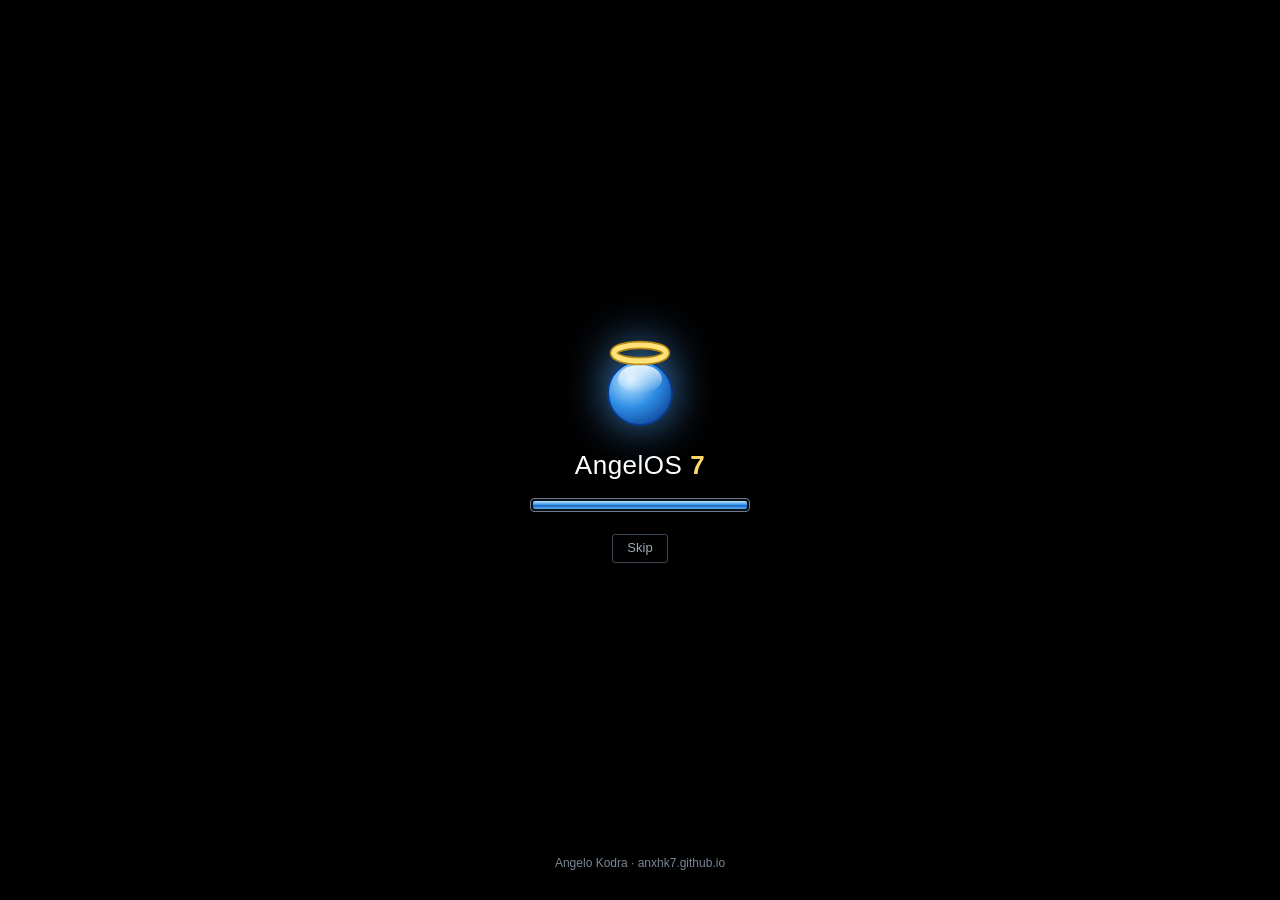
<file: index.html>
<!DOCTYPE html>
<html lang="en">
<head>
  <meta charset="UTF-8" />
  <meta name="viewport" content="width=device-width, initial-scale=1" />
  <meta name="description" content="Angelo Kodra, Associate Software Engineer at Teladoc Health. Backend engineering with Ruby on Rails, MySQL, Kafka, Docker, and Jenkins." />
  <title>Angelo Kodra | AngelOS</title>
  <noscript><meta http-equiv="refresh" content="0; url=classic.html" /></noscript>
  <link rel="icon" href="data:image/svg+xml,%3Csvg xmlns='http://www.w3.org/2000/svg' viewBox='0 0 48 48'%3E%3Ccircle cx='24' cy='28' r='16' fill='%232f8fe6' stroke='%230a3a8c' stroke-width='2'/%3E%3Cellipse cx='24' cy='21' rx='10' ry='6' fill='%23fff' opacity='.55'/%3E%3Cellipse cx='24' cy='8' rx='13' ry='4' fill='none' stroke='%23f2c230' stroke-width='4'/%3E%3C/svg%3E" />
  <link rel="stylesheet" href="os/os.css" />
</head>
<body data-stage="boot">
  <h1 class="sr-only">Angelo Kodra, Software Engineer</h1>
  <noscript><p class="nojs"><a href="classic.html">Open the classic version of this site.</a></p></noscript>

  <svg width="0" height="0" style="position:absolute" aria-hidden="true" focusable="false">
    <defs>
      <linearGradient id="g-fold" x1="0" y1="0" x2="0" y2="1"><stop offset="0" stop-color="#fff0b0"/><stop offset="1" stop-color="#f2b632"/></linearGradient>
      <linearGradient id="g-foldb" x1="0" y1="0" x2="0" y2="1"><stop offset="0" stop-color="#e9b033"/><stop offset="1" stop-color="#c88a12"/></linearGradient>
      <linearGradient id="g-page" x1="0" y1="0" x2="0" y2="1"><stop offset="0" stop-color="#ffffff"/><stop offset="1" stop-color="#dbe5f1"/></linearGradient>
      <linearGradient id="g-blue" x1="0" y1="0" x2="0" y2="1"><stop offset="0" stop-color="#86ccff"/><stop offset="1" stop-color="#1560bd"/></linearGradient>
      <linearGradient id="g-dark" x1="0" y1="0" x2="0" y2="1"><stop offset="0" stop-color="#454e5e"/><stop offset="1" stop-color="#0d1117"/></linearGradient>
      <linearGradient id="g-steel" x1="0" y1="0" x2="0" y2="1"><stop offset="0" stop-color="#f6f8fa"/><stop offset="1" stop-color="#97a5b4"/></linearGradient>
      <linearGradient id="g-green" x1="0" y1="0" x2="0" y2="1"><stop offset="0" stop-color="#b9f08c"/><stop offset="1" stop-color="#3a9a1e"/></linearGradient>
      <linearGradient id="g-gloss" x1="0" y1="0" x2="0" y2="1"><stop offset="0" stop-color="#fff" stop-opacity=".85"/><stop offset="1" stop-color="#fff" stop-opacity="0"/></linearGradient>
      <radialGradient id="g-orb" cx=".35" cy=".3" r=".85"><stop offset="0" stop-color="#c9ecff"/><stop offset=".5" stop-color="#2f8fe6"/><stop offset="1" stop-color="#0a3a8c"/></radialGradient>
    </defs>
    <symbol id="i-folder" viewBox="0 0 48 48">
      <path d="M4 12a3 3 0 0 1 3-3h11l4 5h19a3 3 0 0 1 3 3v21a3 3 0 0 1-3 3H7a3 3 0 0 1-3-3z" fill="url(#g-foldb)" stroke="#a36f08"/>
      <path d="M4 20a3 3 0 0 1 3-3h34a3 3 0 0 1 3 3v18a3 3 0 0 1-3 3H7a3 3 0 0 1-3-3z" fill="url(#g-fold)" stroke="#b8830d"/>
      <path d="M6 20a1.5 1.5 0 0 1 1.5-1.500h33A1.5 1.5 0 0 1 42 20v6c-12 3-24 3-36 0z" fill="#fff" opacity=".4"/>
    </symbol>
    <symbol id="i-txt" viewBox="0 0 48 48">
      <path d="M10 4h20l8 8v30a2 2 0 0 1-2 2H10a2 2 0 0 1-2-2V6a2 2 0 0 1 2-2z" fill="url(#g-page)" stroke="#7d8ea3"/>
      <path d="M30 4v8h8z" fill="#c5d2e0" stroke="#7d8ea3" stroke-linejoin="round"/>
      <path d="M14 20h20M14 26h20M14 32h13" stroke="#6f86a3" stroke-width="2" stroke-linecap="round"/>
    </symbol>
    <symbol id="i-img" viewBox="0 0 48 48">
      <path d="M10 4h20l8 8v30a2 2 0 0 1-2 2H10a2 2 0 0 1-2-2V6a2 2 0 0 1 2-2z" fill="url(#g-page)" stroke="#7d8ea3"/>
      <path d="M30 4v8h8z" fill="#c5d2e0" stroke="#7d8ea3" stroke-linejoin="round"/>
      <rect x="13" y="19" width="22" height="18" fill="url(#g-blue)" stroke="#1560bd"/>
      <circle cx="29" cy="24" r="2.5" fill="#ffe066"/>
      <path d="M13 37l8-9 6 6 3-3 5 6z" fill="url(#g-green)"/>
    </symbol>
    <symbol id="i-url" viewBox="0 0 48 48">
      <circle cx="24" cy="24" r="19" fill="url(#g-orb)" stroke="#0a3a8c"/>
      <g fill="none" stroke="#fff" stroke-opacity=".65" stroke-width="1.5"><ellipse cx="24" cy="24" rx="8" ry="19"/><path d="M5 24h38M8 14h32M8 34h32"/></g>
      <ellipse cx="24" cy="14" rx="13" ry="8" fill="url(#g-gloss)" opacity=".7"/>
    </symbol>
    <symbol id="i-term" viewBox="0 0 48 48">
      <rect x="4" y="8" width="40" height="32" rx="4" fill="url(#g-dark)" stroke="#000"/>
      <path d="M5 12a3 3 0 0 1 3-3h32a3 3 0 0 1 3 3v8c-13 3-25 3-38 0z" fill="#fff" opacity=".12"/>
      <path d="M11 19l7 5-7 5M22 31h10" fill="none" stroke="#7dff9a" stroke-width="2.6" stroke-linecap="round" stroke-linejoin="round"/>
    </symbol>
    <symbol id="i-code" viewBox="0 0 48 48">
      <rect x="4" y="4" width="40" height="40" rx="9" fill="url(#g-blue)" stroke="#0a3a8c"/>
      <path d="M19 16l-8 8 8 8M29 16l8 8-8 8" fill="none" stroke="#fff" stroke-width="3.2" stroke-linecap="round" stroke-linejoin="round"/>
      <path d="M5 13a8 8 0 0 1 8-8h22a8 8 0 0 1 8 8v8c-13 4-25 4-38 0z" fill="url(#g-gloss)" opacity=".55"/>
    </symbol>
    <symbol id="i-pc" viewBox="0 0 48 48">
      <path d="M19 33h10l2 6H17z" fill="url(#g-steel)" stroke="#5d6b7a"/>
      <rect x="12" y="39" width="24" height="4" rx="2" fill="url(#g-steel)" stroke="#5d6b7a"/>
      <rect x="4" y="6" width="40" height="28" rx="3" fill="url(#g-steel)" stroke="#5d6b7a"/>
      <rect x="7.500" y="9.500" width="33" height="21" fill="url(#g-orb)" stroke="#0a3a8c"/>
      <path d="M8 10h32v8c-11 4-21 4-32 0z" fill="#fff" opacity=".28"/>
    </symbol>
    <symbol id="i-mail" viewBox="0 0 48 48">
      <rect x="4" y="10" width="40" height="28" rx="3" fill="url(#g-page)" stroke="#7d8ea3"/>
      <path d="M5 12l19 15 19-15" fill="none" stroke="#4f7ab3" stroke-width="2.2" stroke-linejoin="round"/>
      <path d="M5 36l13-12M43 36L30 24" fill="none" stroke="#a9b9cc" stroke-width="1.5"/>
    </symbol>
    <symbol id="i-gear" viewBox="0 0 48 48">
      <circle cx="24" cy="24" r="16" fill="none" stroke="#7b8998" stroke-width="8" stroke-dasharray="6.4 6.166"/>
      <circle cx="24" cy="24" r="14" fill="url(#g-steel)" stroke="#5d6b7a"/>
      <circle cx="24" cy="24" r="5.500" fill="#e9eef3" stroke="#5d6b7a" stroke-width="2"/>
    </symbol>
    <symbol id="i-bin" viewBox="0 0 48 48">
      <path d="M12 14h24l-2.500 27a2 2 0 0 1-2 2h-15a2 2 0 0 1-2-2z" fill="url(#g-steel)" fill-opacity=".85" stroke="#5d6b7a"/>
      <path d="M19 20l1 17M24 20v17M29 20l-1 17" stroke="#6b7a8a" stroke-width="1.6" stroke-linecap="round"/>
      <rect x="9" y="9" width="30" height="5" rx="2" fill="url(#g-steel)" stroke="#5d6b7a"/>
      <rect x="20" y="5" width="8" height="4" rx="1.5" fill="url(#g-steel)" stroke="#5d6b7a"/>
    </symbol>
    <symbol id="i-web" viewBox="0 0 48 48">
      <rect x="4" y="7" width="40" height="34" rx="3" fill="url(#g-page)" stroke="#7d8ea3"/>
      <path d="M4 10a3 3 0 0 1 3-3h34a3 3 0 0 1 3 3v6H4z" fill="url(#g-blue)" stroke="#1560bd"/>
      <circle cx="9.500" cy="11.500" r="1.500" fill="#fff"/>
      <path d="M10 23h16M10 29h28M10 35h22" stroke="#6f86a3" stroke-width="2" stroke-linecap="round"/>
    </symbol>
    <symbol id="i-logo" viewBox="0 0 48 48">
      <circle cx="24" cy="28" r="16" fill="url(#g-orb)" stroke="#0a3a8c"/>
      <ellipse cx="24" cy="21" rx="11" ry="7" fill="url(#g-gloss)"/>
      <ellipse cx="24" cy="8" rx="13" ry="4" fill="none" stroke="#b98a12" stroke-width="4.200"/>
      <ellipse cx="24" cy="8" rx="13" ry="4" fill="none" stroke="#ffe27a" stroke-width="2.600"/>
    </symbol>
  </svg>

  <div id="boot" class="screen">
    <div class="boot-box">
      <svg class="boot-logo" viewBox="0 0 48 48" aria-hidden="true"><use href="#i-logo"/></svg>
      <p class="boot-name">AngelOS <span>7</span></p>
      <div class="boot-bar" role="progressbar" aria-label="Starting AngelOS"><i></i></div>
      <button id="boot-skip" class="ghost">Skip</button>
    </div>
    <p class="boot-foot">Angelo Kodra · anxhk7.github.io</p>
  </div>

  <div id="login" class="screen" hidden>
    <div class="login-box">
      <img class="login-face" src="ak-face.jpeg" alt="" width="128" height="128" />
      <p class="login-name">Angelo Kodra</p>
      <p class="login-sub">Guest session. No password needed.</p>
      <button id="login-btn" class="login-go">Log In <span aria-hidden="true">➜</span></button>
    </div>
    <nav class="login-links" aria-label="Quick links">
      <a href="classic.html">Classic site</a>
      <a href="https://github.com/anxhk7" target="_blank" rel="noopener">GitHub</a>
      <a href="https://www.linkedin.com/in/angelo-kodra-aa08a821b" target="_blank" rel="noopener">LinkedIn</a>
      <a href="mailto:angkodra@gmail.com">Email</a>
    </nav>
    <p class="login-brand"><svg viewBox="0 0 48 48" aria-hidden="true"><use href="#i-logo"/></svg>AngelOS 7</p>
  </div>

  <div id="welcome" class="screen" hidden><p><span class="spin" aria-hidden="true"></span>Welcome</p></div>

  <div id="desktop" hidden>
    <div id="wall"></div>
    <div id="icons" aria-label="Desktop"></div>
    <div id="windows"></div>
    <div id="startmenu" hidden></div>
    <footer id="taskbar">
      <button id="start" aria-label="Start" aria-expanded="false" aria-controls="startmenu"><svg viewBox="0 0 48 48" aria-hidden="true"><use href="#i-logo"/></svg></button>
      <div id="tasks" role="toolbar" aria-label="Open windows"></div>
      <div id="tray"><div id="clock"></div><button id="peek" aria-label="Show desktop" title="Show desktop"></button></div>
    </footer>
  </div>

  <div id="ctx" class="menu" role="menu" hidden></div>

  <script src="os/data.js"></script>
  <script src="os/wm.js"></script>
  <script src="os/apps.js"></script>
  <script src="os/shell.js"></script>
</body>
</html>
</file>
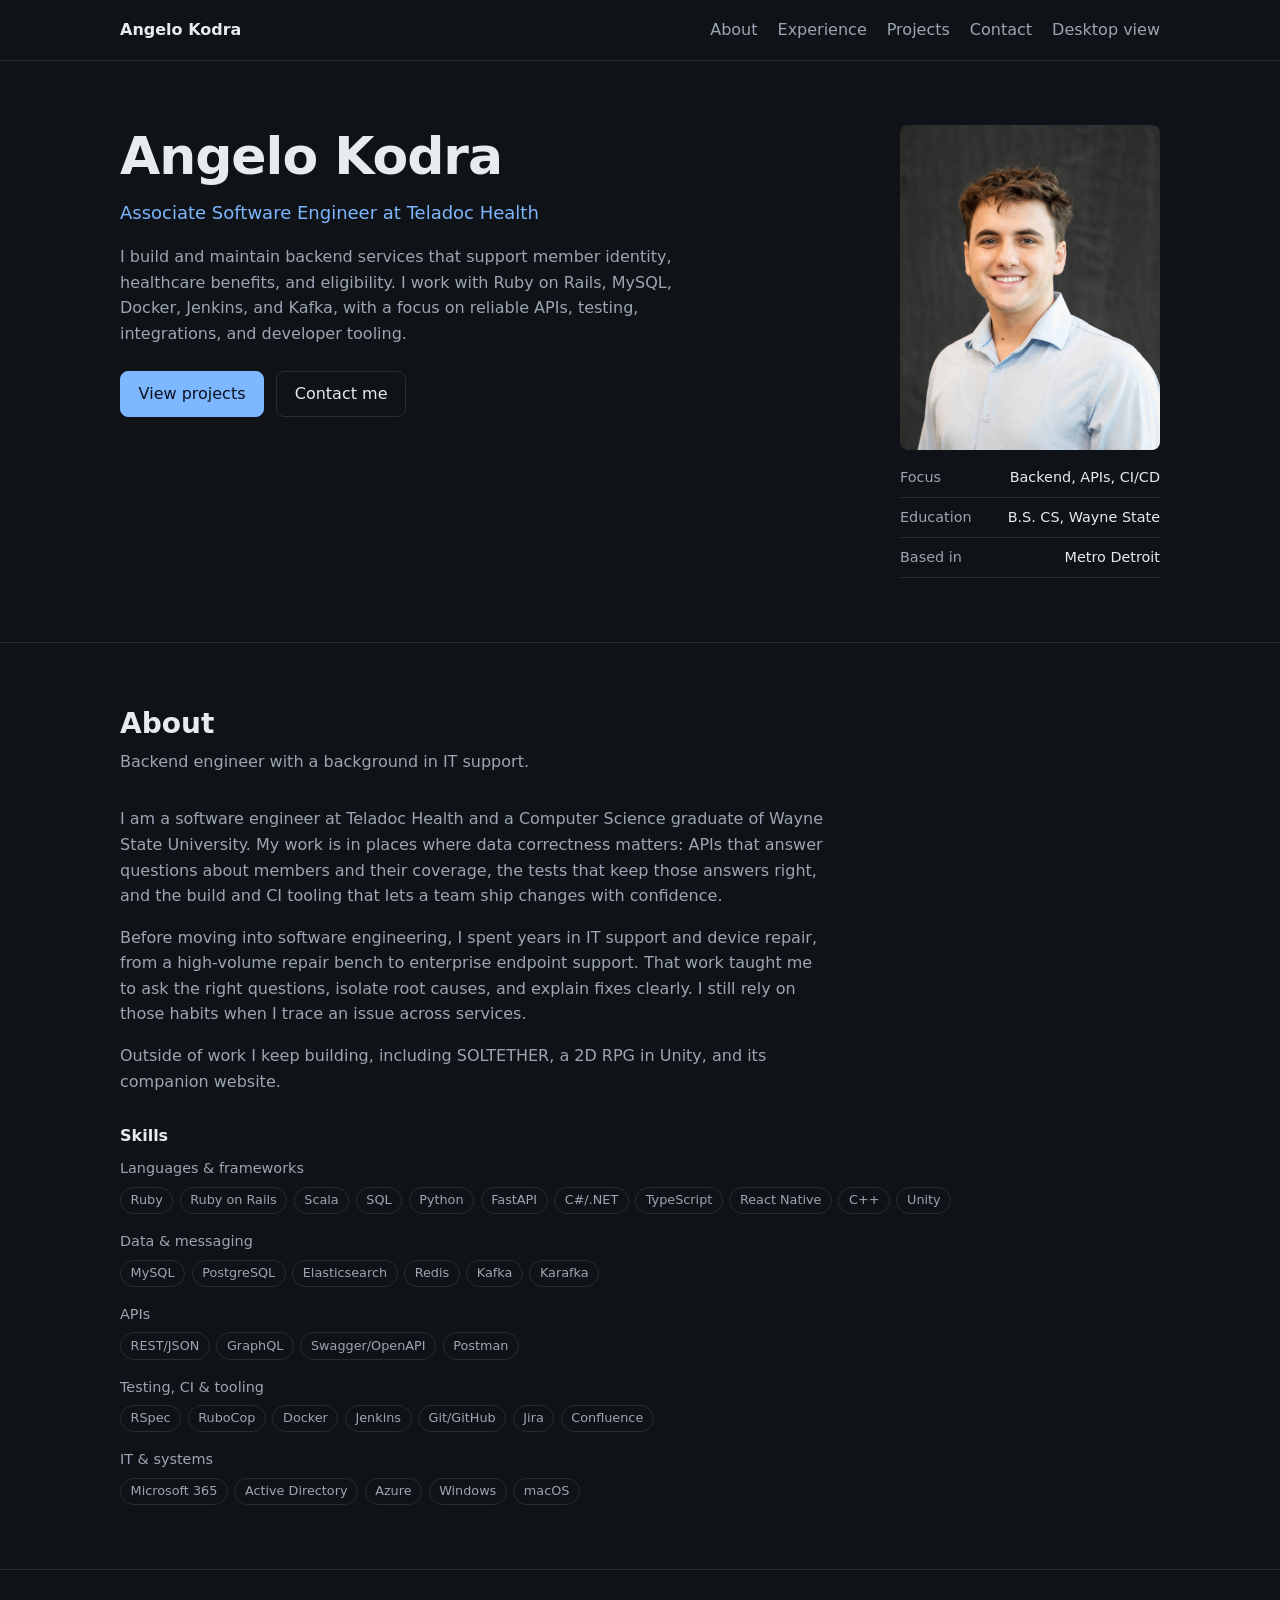
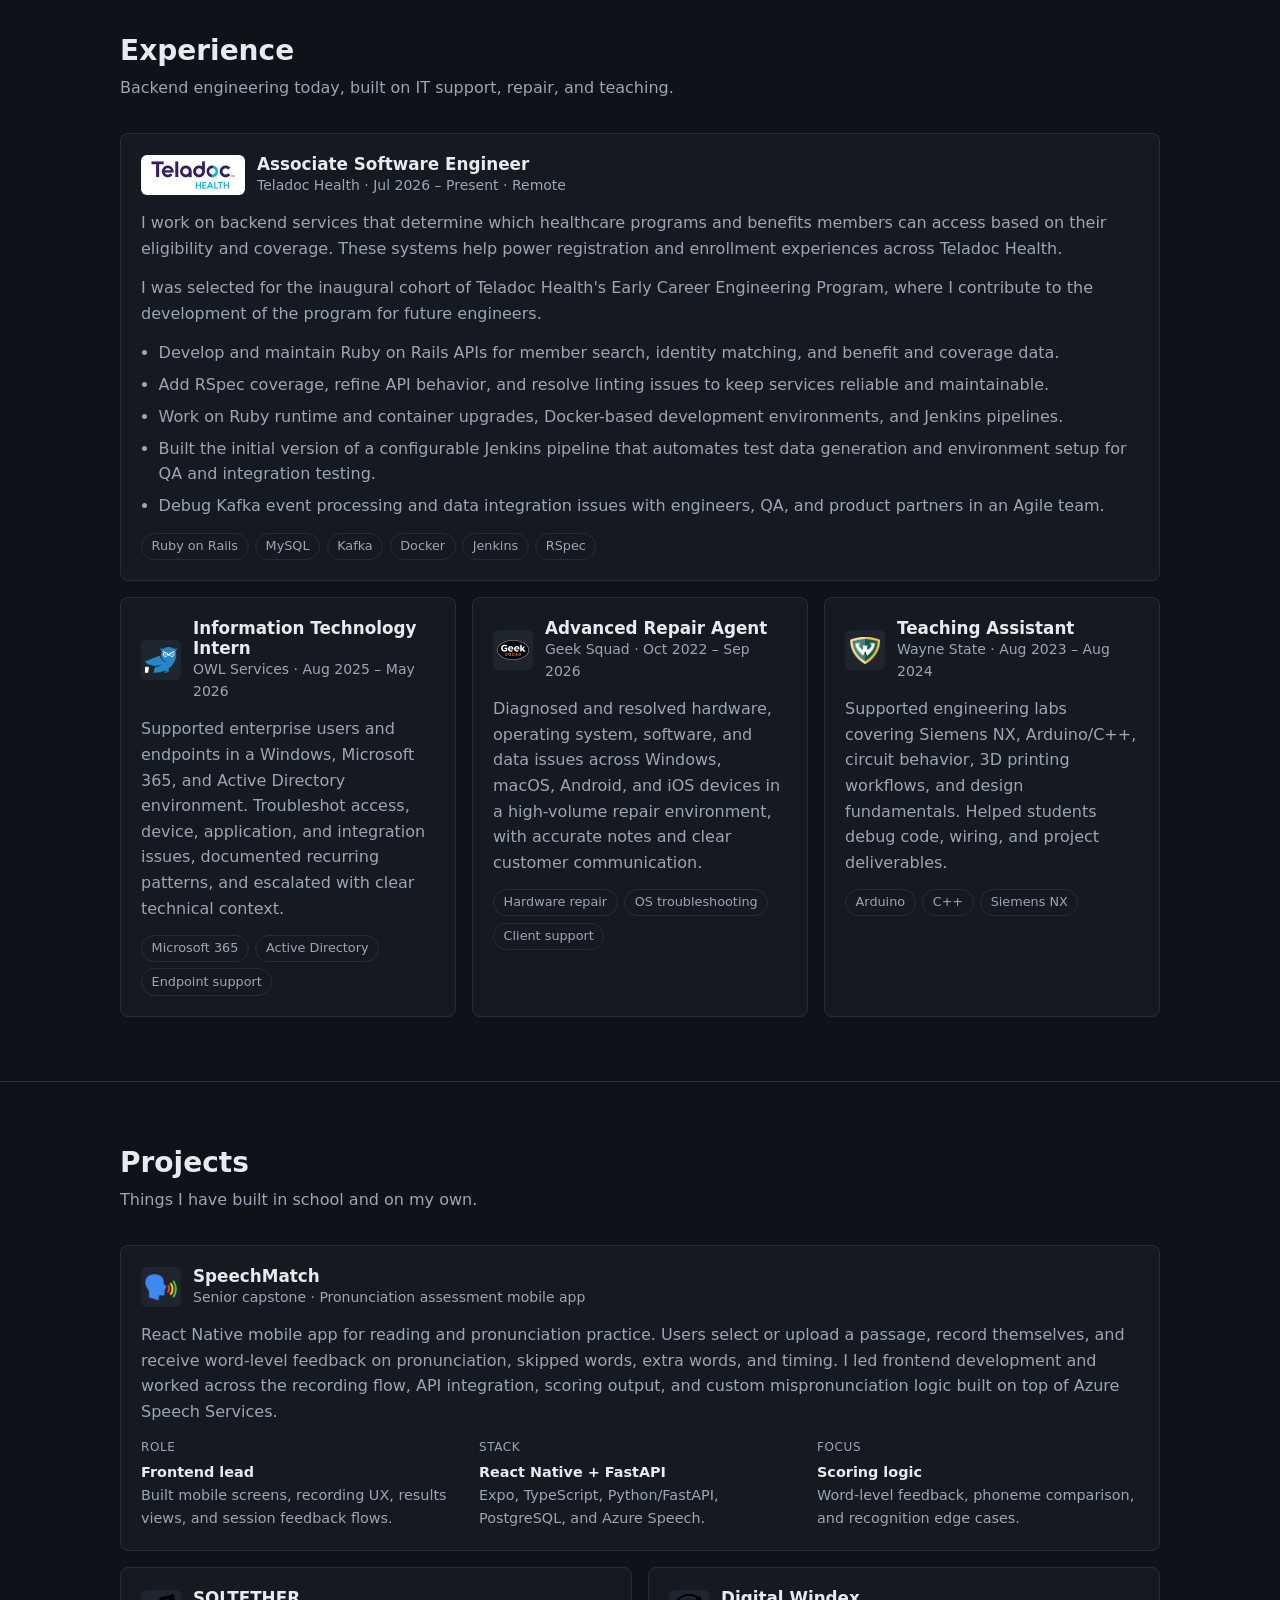
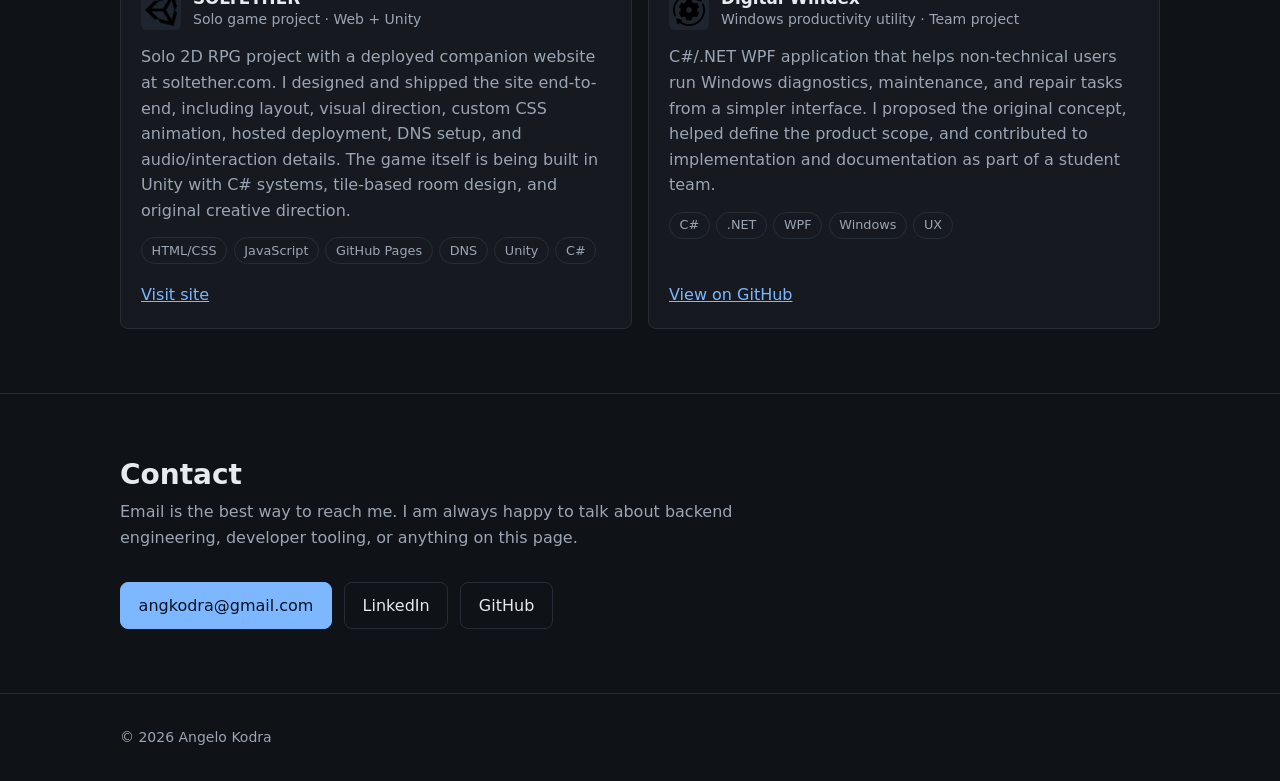
<file: classic.html>
<!DOCTYPE html>
<html lang="en">
<head>
  <meta charset="UTF-8" />
  <meta name="viewport" content="width=device-width, initial-scale=1" />
  <meta name="description" content="Angelo Kodra, Associate Software Engineer at Teladoc Health. Backend engineering with Ruby on Rails, MySQL, Kafka, Docker, and Jenkins." />
  <title>Angelo Kodra | Software Engineer</title>
  <link rel="stylesheet" href="styles.css" />
</head>
<body>
  <a class="skip-link" href="#main">Skip to content</a>

  <header class="site-header">
    <nav class="container nav" aria-label="Primary">
      <a class="brand" href="#home">Angelo Kodra</a>
      <ul>
        <li><a href="#about">About</a></li>
        <li><a href="#experience">Experience</a></li>
        <li><a href="#projects">Projects</a></li>
        <li><a href="#contact">Contact</a></li>
        <li><a href="index.html?desktop">Desktop view</a></li>
      </ul>
    </nav>
  </header>

  <main id="main">
    <section class="section hero" id="home">
      <div class="container hero-grid">
        <div>
          <h1>Angelo Kodra</h1>
          <p class="role">Associate Software Engineer at Teladoc Health</p>
          <p class="hero-copy">
            I build and maintain backend services that support member identity, healthcare benefits, and eligibility. I work with Ruby on Rails, MySQL, Docker, Jenkins, and Kafka, with a focus on reliable APIs, testing, integrations, and developer tooling.
          </p>
          <div class="actions">
            <a class="btn primary" href="#projects">View projects</a>
            <a class="btn" href="#contact">Contact me</a>
          </div>
        </div>

        <aside aria-label="Profile">
          <img class="portrait" src="ak-face.jpeg" alt="Angelo Kodra" width="260" height="325" />
          <dl class="facts">
            <div><dt>Focus</dt><dd>Backend, APIs, CI/CD</dd></div>
            <div><dt>Education</dt><dd>B.S. CS, Wayne State</dd></div>
            <div><dt>Based in</dt><dd>Metro Detroit</dd></div>
          </dl>
        </aside>
      </div>
    </section>

    <section class="section" id="about">
      <div class="container">
        <h2>About</h2>
        <p class="lead">Backend engineer with a background in IT support.</p>

        <div class="prose">
          <p>I am a software engineer at Teladoc Health and a Computer Science graduate of Wayne State University. My work is in places where data correctness matters: APIs that answer questions about members and their coverage, the tests that keep those answers right, and the build and CI tooling that lets a team ship changes with confidence.</p>
          <p>Before moving into software engineering, I spent years in IT support and device repair, from a high-volume repair bench to enterprise endpoint support. That work taught me to ask the right questions, isolate root causes, and explain fixes clearly. I still rely on those habits when I trace an issue across services.</p>
          <p>Outside of work I keep building, including SOLTETHER, a 2D RPG in Unity, and its companion website.</p>
        </div>

        <h3 class="subhead">Skills</h3>
        <dl class="skills">
          <div><dt>Languages &amp; frameworks</dt><dd><ul class="tags"><li>Ruby</li><li>Ruby on Rails</li><li>Scala</li><li>SQL</li><li>Python</li><li>FastAPI</li><li>C#/.NET</li><li>TypeScript</li><li>React Native</li><li>C++</li><li>Unity</li></ul></dd></div>
          <div><dt>Data &amp; messaging</dt><dd><ul class="tags"><li>MySQL</li><li>PostgreSQL</li><li>Elasticsearch</li><li>Redis</li><li>Kafka</li><li>Karafka</li></ul></dd></div>
          <div><dt>APIs</dt><dd><ul class="tags"><li>REST/JSON</li><li>GraphQL</li><li>Swagger/OpenAPI</li><li>Postman</li></ul></dd></div>
          <div><dt>Testing, CI &amp; tooling</dt><dd><ul class="tags"><li>RSpec</li><li>RuboCop</li><li>Docker</li><li>Jenkins</li><li>Git/GitHub</li><li>Jira</li><li>Confluence</li></ul></dd></div>
          <div><dt>IT &amp; systems</dt><dd><ul class="tags"><li>Microsoft 365</li><li>Active Directory</li><li>Azure</li><li>Windows</li><li>macOS</li></ul></dd></div>
        </dl>
      </div>
    </section>

    <section class="section" id="experience">
      <div class="container">
        <h2>Experience</h2>
        <p class="lead">Backend engineering today, built on IT support, repair, and teaching.</p>

        <div class="cards">
          <article class="card featured">
            <div class="card-head">
              <img class="wordmark" src="icons/teladoc.png" alt="" width="176" height="64" />
              <div>
                <h3>Associate Software Engineer</h3>
                <p class="meta">Teladoc Health · Jul 2026 – Present · Remote</p>
              </div>
            </div>
            <p>I work on backend services that determine which healthcare programs and benefits members can access based on their eligibility and coverage. These systems help power registration and enrollment experiences across Teladoc Health.</p>
            <p>I was selected for the inaugural cohort of Teladoc Health's Early Career Engineering Program, where I contribute to the development of the program for future engineers.</p>
            <ul class="bullets">
              <li>Develop and maintain Ruby on Rails APIs for member search, identity matching, and benefit and coverage data.</li>
              <li>Add RSpec coverage, refine API behavior, and resolve linting issues to keep services reliable and maintainable.</li>
              <li>Work on Ruby runtime and container upgrades, Docker-based development environments, and Jenkins pipelines.</li>
              <li>Built the initial version of a configurable Jenkins pipeline that automates test data generation and environment setup for QA and integration testing.</li>
              <li>Debug Kafka event processing and data integration issues with engineers, QA, and product partners in an Agile team.</li>
            </ul>
            <ul class="tags"><li>Ruby on Rails</li><li>MySQL</li><li>Kafka</li><li>Docker</li><li>Jenkins</li><li>RSpec</li></ul>
          </article>

          <article class="card">
            <div class="card-head">
              <img src="icons/owlservices.png" alt="" />
              <div>
                <h3>Information Technology Intern</h3>
                <p class="meta">OWL Services · Aug 2025 – May 2026</p>
              </div>
            </div>
            <p>Supported enterprise users and endpoints in a Windows, Microsoft 365, and Active Directory environment. Troubleshot access, device, application, and integration issues, documented recurring patterns, and escalated with clear technical context.</p>
            <ul class="tags"><li>Microsoft 365</li><li>Active Directory</li><li>Endpoint support</li></ul>
          </article>

          <article class="card">
            <div class="card-head">
              <img src="icons/geeksquad.png" alt="" />
              <div>
                <h3>Advanced Repair Agent</h3>
                <p class="meta">Geek Squad · Oct 2022 – Sep 2026</p>
              </div>
            </div>
            <p>Diagnosed and resolved hardware, operating system, software, and data issues across Windows, macOS, Android, and iOS devices in a high-volume repair environment, with accurate notes and clear customer communication.</p>
            <ul class="tags"><li>Hardware repair</li><li>OS troubleshooting</li><li>Client support</li></ul>
          </article>

          <article class="card">
            <div class="card-head">
              <img src="icons/teaching.png" alt="" />
              <div>
                <h3>Teaching Assistant</h3>
                <p class="meta">Wayne State · Aug 2023 – Aug 2024</p>
              </div>
            </div>
            <p>Supported engineering labs covering Siemens NX, Arduino/C++, circuit behavior, 3D printing workflows, and design fundamentals. Helped students debug code, wiring, and project deliverables.</p>
            <ul class="tags"><li>Arduino</li><li>C++</li><li>Siemens NX</li></ul>
          </article>
        </div>
      </div>
    </section>

    <section class="section" id="projects">
      <div class="container">
        <h2>Projects</h2>
        <p class="lead">Things I have built in school and on my own.</p>

        <div class="cards wide">
          <article class="card featured">
            <div class="card-head">
              <img src="icons/speechmatch.png" alt="" />
              <div>
                <h3>SpeechMatch</h3>
                <p class="meta">Senior capstone · Pronunciation assessment mobile app</p>
              </div>
            </div>
            <p>React Native mobile app for reading and pronunciation practice. Users select or upload a passage, record themselves, and receive word-level feedback on pronunciation, skipped words, extra words, and timing. I led frontend development and worked across the recording flow, API integration, scoring output, and custom mispronunciation logic built on top of Azure Speech Services.</p>
            <dl class="highlights">
              <div><dt>Role</dt><dd><strong>Frontend lead</strong>Built mobile screens, recording UX, results views, and session feedback flows.</dd></div>
              <div><dt>Stack</dt><dd><strong>React Native + FastAPI</strong>Expo, TypeScript, Python/FastAPI, PostgreSQL, and Azure Speech.</dd></div>
              <div><dt>Focus</dt><dd><strong>Scoring logic</strong>Word-level feedback, phoneme comparison, and recognition edge cases.</dd></div>
            </dl>
          </article>

          <article class="card">
            <div class="card-head">
              <img src="icons/unity.png" alt="" />
              <div>
                <h3>SOLTETHER</h3>
                <p class="meta">Solo game project · Web + Unity</p>
              </div>
            </div>
            <p>Solo 2D RPG project with a deployed companion website at soltether.com. I designed and shipped the site end-to-end, including layout, visual direction, custom CSS animation, hosted deployment, DNS setup, and audio/interaction details. The game itself is being built in Unity with C# systems, tile-based room design, and original creative direction.</p>
            <ul class="tags"><li>HTML/CSS</li><li>JavaScript</li><li>GitHub Pages</li><li>DNS</li><li>Unity</li><li>C#</li></ul>
            <p class="links"><a href="https://soltether.com" target="_blank" rel="noopener">Visit site</a></p>
          </article>

          <article class="card">
            <div class="card-head">
              <img src="icons/windows.png" alt="" />
              <div>
                <h3>Digital Windex</h3>
                <p class="meta">Windows productivity utility · Team project</p>
              </div>
            </div>
            <p>C#/.NET WPF application that helps non-technical users run Windows diagnostics, maintenance, and repair tasks from a simpler interface. I proposed the original concept, helped define the product scope, and contributed to implementation and documentation as part of a student team.</p>
            <ul class="tags"><li>C#</li><li>.NET</li><li>WPF</li><li>Windows</li><li>UX</li></ul>
            <p class="links"><a href="https://github.com/WSU-4110/Digital-Windex" target="_blank" rel="noopener">View on GitHub</a></p>
          </article>
        </div>
      </div>
    </section>

    <section class="section" id="contact">
      <div class="container">
        <h2>Contact</h2>
        <p class="lead">Email is the best way to reach me. I am always happy to talk about backend engineering, developer tooling, or anything on this page.</p>
        <div class="actions">
          <a class="btn primary" href="mailto:angkodra@gmail.com">angkodra@gmail.com</a>
          <a class="btn" href="https://www.linkedin.com/in/angelo-kodra-aa08a821b" target="_blank" rel="noopener">LinkedIn</a>
          <a class="btn" href="https://github.com/anxhk7" target="_blank" rel="noopener">GitHub</a>
        </div>
      </div>
    </section>
  </main>

  <footer class="site-footer">
    <div class="container">© 2026 Angelo Kodra</div>
  </footer>
</body>
</html>
</file>
<file: os/os.css>
/* AngelOS. Accent hue and saturation come from --h and --s, set by Personalization. */
:root {
  --h: 207;
  --s: 80%;
  --bar: 42px;
  --ui: "Segoe UI", Tahoma, "Trebuchet MS", Verdana, sans-serif;
  --mono: Consolas, "Lucida Console", "Courier New", monospace;
  --ease: cubic-bezier(.2, .8, .2, 1);
}

*, *::before, *::after { box-sizing: border-box; }
[hidden] { display: none !important; }
html, body { height: 100%; }
body {
  margin: 0;
  overflow: hidden;
  background: #000;
  color: #fff;
  font: 13px/1.45 var(--ui);
  -webkit-user-select: none;
  user-select: none;
}
button, input { font: inherit; color: inherit; }
button { cursor: default; }
h2, h3, p, dl, dd, ul { margin: 0; padding: 0; }
:focus-visible { outline: 2px solid #ffd76a; outline-offset: 1px; }
.win-body :focus-visible { outline-color: #0a64c8; }
.sr-only { position: absolute; width: 1px; height: 1px; overflow: hidden; clip-path: inset(50%); }
.nojs { position: fixed; inset: 0; display: grid; place-items: center; }
.nojs a { color: #9cd0ff; }
.dragging, .dragging * { cursor: inherit; }
.dragging .win-body { pointer-events: none; }

.ico { width: 16px; height: 16px; flex: none; object-fit: contain; }
.ico.md { width: 32px; height: 32px; }
.ico.lg { width: 48px; height: 48px; }

/* ---------- Wallpapers (also used as thumbnails) ---------- */
[class^="wp-"] { position: relative; overflow: hidden; }
.wp-aurora {
  background:
    radial-gradient(120% 60% at 15% 112%, rgba(120, 255, 190, .6), transparent 60%),
    radial-gradient(90% 55% at 88% 104%, rgba(90, 210, 255, .65), transparent 62%),
    radial-gradient(55% 40% at 62% 28%, rgba(255, 255, 255, .2), transparent 70%),
    linear-gradient(160deg, #06205c 0%, #1259b8 45%, #2aa6e2 100%);
}
.wp-meadow {
  background:
    radial-gradient(70% 34% at 22% 100%, #3f9c27 0, #62bf3a 80%, #8fdc58 99%, transparent 100%),
    radial-gradient(85% 27% at 82% 100%, #2f8a20 0, #4fae2f 80%, #74cb48 99%, transparent 100%),
    radial-gradient(30% 12% at 22% 30%, rgba(255, 255, 255, .85), transparent 70%),
    radial-gradient(24% 9% at 34% 36%, rgba(255, 255, 255, .7), transparent 70%),
    radial-gradient(34% 12% at 74% 20%, rgba(255, 255, 255, .8), transparent 70%),
    linear-gradient(#1f6fd8, #6dbcf7 55%, #d4efff 82%);
}
.wp-sunset {
  background:
    radial-gradient(22% 30% at 50% 78%, #fff3c4 0 12%, rgba(255, 200, 110, .8) 30%, transparent 70%),
    radial-gradient(120% 40% at 50% 110%, rgba(20, 10, 50, .85), transparent 70%),
    linear-gradient(#1c0f47 0%, #6a2378 35%, #d8456b 62%, #ff9a4a 80%, #ffd98a 100%);
}
.wp-midnight {
  background:
    radial-gradient(70% 50% at 80% 10%, rgba(124, 183, 255, .28), transparent 70%),
    radial-gradient(60% 45% at 10% 95%, rgba(90, 120, 255, .22), transparent 70%),
    linear-gradient(160deg, #0f1216, #161d2b 60%, #1b2a44);
}
/* Soft light ribbons. */
[class^="wp-"]::after {
  content: "";
  position: absolute;
  inset: -10%;
  background: url("data:image/svg+xml,%3Csvg xmlns='http://www.w3.org/2000/svg' viewBox='0 0 1600 900' preserveAspectRatio='none'%3E%3Cfilter id='b'%3E%3CfeGaussianBlur stdDeviation='18'/%3E%3C/filter%3E%3Cg fill='none' stroke='white' filter='url(%23b)'%3E%3Cpath d='M-100 720C300 380 760 940 1700 260' stroke-opacity='.22' stroke-width='70'/%3E%3Cpath d='M-100 560C420 300 900 760 1700 420' stroke-opacity='.14' stroke-width='40'/%3E%3Cpath d='M-100 860C500 560 1000 900 1700 600' stroke-opacity='.16' stroke-width='26'/%3E%3C/g%3E%3C/svg%3E") center / 100% 100% no-repeat;
  mix-blend-mode: screen;
  animation: drift 26s ease-in-out infinite alternate;
}
.wp-meadow::after { display: none; }
@keyframes drift { to { transform: translate(3%, -2%) scale(1.04); } }

/* ---------- Boot, login, welcome ---------- */
.screen { position: fixed; inset: 0; display: grid; place-items: center; text-align: center; }

#boot { background: #000; }
.boot-box { display: grid; justify-items: center; gap: 14px; }
.boot-logo { width: 96px; height: 96px; filter: drop-shadow(0 0 22px rgba(80, 170, 255, .75)); animation: glow 1.8s ease-in-out infinite alternate; }
@keyframes glow { from { filter: drop-shadow(0 0 10px rgba(80, 170, 255, .4)); } }
.boot-name { font-size: 26px; font-weight: 300; letter-spacing: .5px; }
.boot-name span { color: #ffd76a; font-weight: 600; }
.boot-bar { width: 220px; height: 14px; padding: 2px; border: 1px solid #6c7a8c; border-radius: 4px; background: #0b0f16; }
.boot-bar i { display: block; height: 100%; width: 0; border-radius: 2px; background: linear-gradient(#bfe6ff, #2f8fe6 50%, #1560bd 50%, #58aef5); animation: load 2.5s var(--ease) forwards; }
@keyframes load { to { width: 100%; } }
.boot-foot { position: absolute; bottom: 28px; left: 0; right: 0; color: #7a8696; font-size: 12px; }
.ghost { margin-top: 8px; padding: 4px 14px; border: 1px solid #3c4756; border-radius: 3px; background: none; color: #9aa7b8; }
.ghost:hover { color: #fff; border-color: #8fa3bb; }

#login, #welcome {
  background:
    radial-gradient(90% 60% at 50% 115%, rgba(120, 230, 255, .55), transparent 65%),
    radial-gradient(60% 40% at 20% 0%, rgba(120, 255, 200, .22), transparent 70%),
    linear-gradient(#0a2f7a, #1767c4 55%, #0d3c8f);
}
.login-box { display: grid; justify-items: center; gap: 6px; animation: rise .5s var(--ease); }
@keyframes rise { from { opacity: 0; transform: translateY(10px); } }
.login-face {
  width: 128px; height: 128px; object-fit: cover; object-position: center 25%;
  border-radius: 8px; border: 4px solid rgba(255, 255, 255, .85);
  box-shadow: 0 0 0 1px rgba(0, 0, 0, .5), 0 0 30px rgba(140, 220, 255, .7), 0 10px 26px rgba(0, 0, 0, .45);
  margin-bottom: 8px;
}
.login-name { font-size: 22px; text-shadow: 0 1px 3px rgba(0, 0, 0, .6); }
.login-sub { color: #cfe6ff; }
.login-go {
  margin-top: 14px; padding: 7px 22px; border-radius: 4px; font-size: 14px;
  border: 1px solid rgba(255, 255, 255, .7);
  background: linear-gradient(rgba(255, 255, 255, .45), rgba(255, 255, 255, .15) 50%, rgba(0, 40, 110, .25) 50%, rgba(120, 200, 255, .35));
  box-shadow: 0 0 0 1px rgba(0, 0, 0, .45), 0 4px 12px rgba(0, 0, 0, .35);
  text-shadow: 0 1px 2px rgba(0, 0, 0, .6);
}
.login-go:hover { background: linear-gradient(rgba(255, 255, 255, .65), rgba(255, 255, 255, .3) 50%, rgba(40, 120, 220, .4) 50%, rgba(160, 225, 255, .6)); }
.login-go:active { transform: translateY(1px); }
.login-links { position: absolute; bottom: 64px; left: 0; right: 0; display: flex; flex-wrap: wrap; justify-content: center; gap: 8px; padding: 0 12px; }
.login-links a {
  padding: 6px 14px; border-radius: 4px; color: #fff; text-decoration: none;
  border: 1px solid rgba(255, 255, 255, .35); background: rgba(0, 20, 70, .35);
}
.login-links a:hover { background: rgba(255, 255, 255, .22); }
.login-brand { position: absolute; bottom: 22px; left: 0; right: 0; display: flex; justify-content: center; align-items: center; gap: 8px; font-size: 15px; color: #dbeeff; }
.login-brand svg { width: 22px; height: 22px; }
#welcome p { display: flex; align-items: center; gap: 14px; font-size: 26px; font-weight: 300; text-shadow: 0 1px 4px rgba(0, 0, 0, .5); animation: rise .5s var(--ease); }
.spin { width: 22px; height: 22px; border-radius: 50%; border: 3px solid rgba(255, 255, 255, .3); border-top-color: #fff; animation: spin .8s linear infinite; }
@keyframes spin { to { transform: rotate(360deg); } }

/* ---------- Desktop ---------- */
#desktop { position: fixed; inset: 0; animation: fadein .6s ease; }
@keyframes fadein { from { opacity: 0; } }
#wall { position: absolute; inset: 0; }
#icons {
  position: absolute; inset: 0 0 var(--bar) 0; padding: 10px 6px;
  display: flex; flex-flow: column wrap; align-content: flex-start; gap: 4px;
}
.d-icon {
  width: 84px; padding: 6px 4px 5px; display: grid; justify-items: center; gap: 4px;
  border: 1px solid transparent; border-radius: 4px; background: none; color: #fff;
  font-size: 12px; line-height: 1.25; text-shadow: 0 1px 2px #000, 0 0 4px rgba(0, 0, 0, .8);
}
.d-icon .ico { filter: drop-shadow(0 3px 4px rgba(0, 0, 0, .45)); transition: transform .15s var(--ease); }
.d-icon img.ico { object-fit: cover; object-position: center 25%; border-radius: 6px; border: 2px solid #fff; }
.d-icon:hover { background: rgba(190, 225, 255, .18); border-color: rgba(220, 240, 255, .4); }
.d-icon:hover .ico { transform: translateY(-2px); }
.d-icon.sel { background: rgba(140, 200, 255, .35); border-color: rgba(220, 240, 255, .75); }

/* ---------- Windows ---------- */
#windows { position: absolute; inset: 0 0 var(--bar) 0; pointer-events: none; overflow: hidden; }
.win {
  position: absolute; display: flex; flex-direction: column; pointer-events: auto;
  padding: 0 7px 7px; border-radius: 8px;
  border: 1px solid rgba(0, 0, 0, .6);
  background:
    linear-gradient(115deg, transparent 18%, rgba(255, 255, 255, .3) 23%, transparent 30%, transparent 48%, rgba(255, 255, 255, .16) 54%, transparent 62%),
    linear-gradient(hsla(var(--h), 18%, 90%, .62), hsla(var(--h), 18%, 76%, .55));
  -webkit-backdrop-filter: blur(12px) saturate(1.3);
  backdrop-filter: blur(12px) saturate(1.3);
  box-shadow: inset 0 0 0 1px rgba(255, 255, 255, .6), 0 6px 18px rgba(0, 0, 0, .3);
  outline: none;
}
.win.active {
  background:
    linear-gradient(115deg, transparent 18%, rgba(255, 255, 255, .34) 23%, transparent 30%, transparent 48%, rgba(255, 255, 255, .2) 54%, transparent 62%),
    linear-gradient(hsla(var(--h), var(--s), 80%, .62), hsla(var(--h), var(--s), 58%, .52));
  box-shadow: inset 0 0 0 1px rgba(255, 255, 255, .7), 0 16px 48px rgba(0, 0, 0, .55), 0 0 0 1px rgba(0, 0, 0, .15);
}
.win.opening { animation: win-in .22s var(--ease); }
.win.closing { animation: win-out .16s ease-in forwards; pointer-events: none; }
.win.minimizing { animation: win-min .18s ease-in forwards; pointer-events: none; }
.win.min { display: none; }
.win.max { left: 0 !important; top: 0 !important; width: 100% !important; height: 100% !important; border-radius: 0; padding: 0 0 0; }
@keyframes win-in { from { opacity: 0; transform: scale(.94) translateY(8px); } }
@keyframes win-out { to { opacity: 0; transform: scale(.94); } }
@keyframes win-min { to { opacity: 0; transform: translateY(60px) scale(.8); } }

.win-bar { flex: none; height: 30px; display: flex; align-items: center; gap: 6px; padding-left: 2px; touch-action: none; }
.win-ico { display: flex; }
.win-ico img { border-radius: 2px; object-fit: cover; }
.win-title { flex: 1; overflow: hidden; white-space: nowrap; text-overflow: ellipsis; color: #0c0c0c; text-shadow: 0 0 8px #fff, 0 0 8px #fff, 0 0 12px #fff; }
.caps { align-self: flex-start; display: flex; border: 1px solid rgba(0, 0, 0, .55); border-top: 0; border-radius: 0 0 5px 5px; overflow: hidden; box-shadow: 0 0 0 1px rgba(255, 255, 255, .45); }
.cap {
  width: 28px; height: 19px; padding: 0; border: 0; border-left: 1px solid rgba(0, 0, 0, .45); color: #fff;
  display: grid; place-items: center;
  background: linear-gradient(rgba(255, 255, 255, .55), rgba(255, 255, 255, .2) 48%, rgba(0, 0, 0, .12) 52%, rgba(255, 255, 255, .25));
}
.cap:first-child { border-left: 0; }
.cap svg { width: 10px; height: 10px; filter: drop-shadow(0 0 1px #000) drop-shadow(0 0 1px #000); }
.cap:hover { background: linear-gradient(#cfeaff, #8cc8f5 48%, #3d94dc 52%, #7fd0ff); }
.cap-close { width: 44px; background: linear-gradient(#f0a79c, #d9614f 48%, #c2311c 52%, #e2674d); }
.cap-close:hover { background: linear-gradient(#ffc2b8, #f2705c 48%, #e02f14 52%, #ff8f6b); }
.cap:active { filter: brightness(.82); }
.cap:focus-visible { outline-offset: -2px; }
.win:not(.active) .cap-close { background: linear-gradient(rgba(255, 255, 255, .55), rgba(255, 255, 255, .2) 48%, rgba(0, 0, 0, .12) 52%, rgba(255, 255, 255, .25)); }

.win-body {
  flex: 1; min-height: 0; overflow: auto; background: #fff; color: #1b1b1b;
  border: 1px solid rgba(0, 0, 0, .55); box-shadow: 0 0 0 1px rgba(255, 255, 255, .55);
  -webkit-user-select: text; user-select: text;
}
.win.max .win-body { border-width: 1px 0 0; }

.rz { position: absolute; touch-action: none; }
.rz-n, .rz-s { left: 10px; right: 10px; height: 6px; cursor: ns-resize; }
.rz-e, .rz-w { top: 10px; bottom: 10px; width: 6px; cursor: ew-resize; }
.rz-n { top: -3px; } .rz-s { bottom: -3px; } .rz-e { right: -3px; } .rz-w { left: -3px; }
.rz-ne, .rz-nw, .rz-se, .rz-sw { width: 14px; height: 14px; }
.rz-ne { top: -3px; right: -3px; cursor: nesw-resize; } .rz-sw { bottom: -3px; left: -3px; cursor: nesw-resize; }
.rz-nw { top: -3px; left: -3px; cursor: nwse-resize; } .rz-se { bottom: -3px; right: -3px; cursor: nwse-resize; }
.win.max .rz { display: none; }

/* ---------- Shared controls inside windows ---------- */
.win-body h2 { font-size: 20px; font-weight: 400; color: #0b3f95; }
.win-body h3 { margin: 16px 0 6px; padding-bottom: 3px; font-size: 13px; font-weight: 600; color: #1e3a6e; border-bottom: 1px solid #d5dfe9; }
.win-body p { margin-bottom: 9px; }
.win-body a { color: #0066cc; }
.pad, .tab-pane { padding: 14px 16px; }
.meta { color: #5b6878; margin: 0 !important; }
.lead { font-size: 14px; }
.empty { color: #6b7684; padding: 12px; }
.row { display: flex; flex-wrap: wrap; gap: 8px; margin-top: 14px; }
.row.end { justify-content: flex-end; }
.btn7 {
  padding: 4px 14px; min-height: 25px; border: 1px solid #707070; border-radius: 3px; color: #111;
  background: linear-gradient(#f4f4f4, #ececec 50%, #dddddd 50%, #cfcfcf);
  box-shadow: inset 0 0 0 1px rgba(255, 255, 255, .7);
}
.btn7:hover, .btn7.primary { border-color: #3c7fb1; background: linear-gradient(#eaf6fd, #d9f0fc 50%, #bee6fd 50%, #a7d9f5); }
.btn7.primary:hover { background: linear-gradient(#f4fbff, #e4f5ff 50%, #cdeeff 50%, #b9e3fa); }
.btn7:active { background: linear-gradient(#c9e4f4, #a9d5ee 50%, #8cc6e8 50%, #7dbde2); box-shadow: inset 0 1px 3px rgba(0, 0, 0, .25); }
.tags { display: flex; flex-wrap: wrap; gap: 5px; list-style: none; margin: 8px 0; }
.tags li { padding: 1px 9px; border: 1px solid #b7d0ea; border-radius: 10px; background: linear-gradient(#f5faff, #e2eefb); color: #1e3a6e; font-size: 12px; }
.kv { display: grid; grid-template-columns: max-content 1fr; gap: 5px 16px; }
.kv dt { color: #5b6878; }
.kv dd { overflow-wrap: anywhere; }
.bullets { margin: 0 0 8px 18px; }
.bullets li { margin-bottom: 4px; }

.tabs { position: sticky; top: 0; z-index: 1; display: flex; gap: 2px; padding: 8px 10px 0; background: linear-gradient(#f3f7fc, #e3ebf5); border-bottom: 1px solid #9fb0c4; }
.tabs button { padding: 4px 14px; border: 1px solid #9fb0c4; border-bottom: 0; border-radius: 4px 4px 0 0; background: linear-gradient(#f4f6f9, #dfe6ee); color: #222; margin-bottom: -1px; }
.tabs button:hover { background: linear-gradient(#f2f9ff, #d6ecfb); }
.tabs button[aria-selected="true"] { background: #fff; border-bottom: 1px solid #fff; font-weight: 600; }

/* Files */
.ex { display: flex; flex-direction: column; overflow: hidden; -webkit-user-select: none; user-select: none; }
.ex-bar { flex: none; display: flex; align-items: center; gap: 4px; padding: 5px 6px; background: linear-gradient(#f6f9fd, #dde7f3); border-bottom: 1px solid #a9b8ca; }
.ex-nav { width: 26px; height: 26px; padding: 0; border-radius: 50%; border: 1px solid #5d83b5; color: #fff; font-weight: 700; background: linear-gradient(#9ccbf7, #3f8be0 50%, #1d64c4 50%, #4b9be8); box-shadow: inset 0 0 0 1px rgba(255, 255, 255, .45); }
.ex-nav:hover:not(:disabled) { filter: brightness(1.15); }
.ex-nav:disabled { border-color: #b3bcc7; background: linear-gradient(#f0f2f5, #d4dae1); color: #9aa4af; }
.crumbs { flex: 1; min-width: 0; display: flex; align-items: center; overflow: hidden; height: 24px; padding: 0 4px; border: 1px solid #8e9fb5; border-radius: 2px; background: #fff; }
.crumbs button { flex: none; padding: 1px 5px; border: 1px solid transparent; border-radius: 2px; background: none; color: #111; }
.crumbs button:hover { border-color: #7da2ce; background: #dcebfc; }
.crumbs .sep { color: #7a8796; }
.ex-hidden { flex: none; display: flex; align-items: center; gap: 4px; color: #333; font-size: 12px; }
.ex-main { flex: 1; min-height: 0; display: flex; }
.ex-side { flex: none; width: 150px; overflow: auto; padding: 6px 4px; background: #f2f6fb; border-right: 1px solid #d5dfe9; }
.ex-side button { width: 100%; display: flex; align-items: center; gap: 6px; padding: 3px 6px; border: 1px solid transparent; border-radius: 3px; background: none; color: #111; text-align: left; }
.ex-side button:hover, .ex-item:hover { border-color: #b8d6fb; background: linear-gradient(#f5faff, #e3f0fd); }
.ex-side button.on, .ex-item.sel { border-color: #7da2ce; background: linear-gradient(#dcebfc, #c1dcfc); }
.ex-grid { flex: 1; overflow: auto; padding: 8px; display: grid; grid-template-columns: repeat(auto-fill, minmax(96px, 1fr)); align-content: start; gap: 4px; }
.ex-item { display: grid; justify-items: center; gap: 4px; padding: 6px 4px; border: 1px solid transparent; border-radius: 3px; background: none; color: #111; font-size: 12px; overflow-wrap: anywhere; }
.ex-item img.ico { object-fit: cover; object-position: center 25%; border: 1px solid #b8c4d2; background: #fff; padding: 2px; }
.ex-item.dim .ico { opacity: .55; }
.ex-status { flex: none; min-height: 26px; padding: 4px 10px; background: linear-gradient(#eef3f9, #dde6f1); border-top: 1px solid #a9b8ca; color: #333; }
.ex-status span { display: flex; align-items: center; gap: 6px; white-space: pre-wrap; }

.note { margin: 0; padding: 10px 12px; min-height: 100%; font: 13px/1.5 var(--mono); white-space: pre-wrap; overflow-wrap: anywhere; }
.viewer { display: grid; place-items: center; background: #23272e; padding: 12px; }
.viewer img { max-width: 100%; max-height: 100%; object-fit: contain; box-shadow: 0 4px 18px rgba(0, 0, 0, .6); }
.props-head { display: flex; align-items: center; gap: 12px; padding-bottom: 12px; margin-bottom: 12px; border-bottom: 1px solid #d5dfe9; overflow-wrap: anywhere; }
.props-head img.ico { object-fit: cover; }

/* Projects */
.pj { display: flex; overflow: hidden; }
.pj-list { flex: none; width: 210px; overflow: auto; padding: 6px; background: #f2f6fb; border-right: 1px solid #d5dfe9; display: grid; align-content: start; gap: 3px; }
.pj-list button { display: flex; align-items: center; gap: 9px; padding: 7px; border: 1px solid transparent; border-radius: 3px; background: none; color: #111; text-align: left; }
.pj-list span, .links span { display: grid; min-width: 0; }
.pj-list small, .links small { color: #5b6878; overflow: hidden; text-overflow: ellipsis; white-space: nowrap; }
.pj-list button:hover { border-color: #b8d6fb; background: linear-gradient(#f5faff, #e3f0fd); }
.pj-list button[aria-pressed="true"] { border-color: #7da2ce; background: linear-gradient(#dcebfc, #c1dcfc); }
.pj-det { flex: 1; overflow: auto; padding: 16px 18px; }
.pj-det header, .job header { display: flex; align-items: center; gap: 12px; margin-bottom: 12px; }
.pj-det .ico, .job .ico, .pj-list .ico { border-radius: 6px; }
.hl { display: grid; grid-template-columns: repeat(auto-fit, minmax(150px, 1fr)); gap: 8px; margin: 12px 0; }
.hl div { padding: 8px 10px; border: 1px solid #c9d8ea; border-radius: 4px; background: linear-gradient(#fafcff, #edf3fa); }
.hl dt { font-size: 11px; text-transform: uppercase; letter-spacing: .5px; color: #5b6878; }
.hl strong { display: block; color: #0b3f95; }

/* System Properties */
.sys-hero { display: flex; align-items: center; gap: 14px; padding: 12px 14px; border-radius: 4px; color: #fff; background: radial-gradient(120% 140% at 0% 0%, #58b6f5, #1560bd 55%, #0a3a8c); box-shadow: inset 0 0 0 1px rgba(255, 255, 255, .35); }
.sys-hero .ico { width: 56px; height: 56px; }
.sys-hero h2 { color: #fff; }
.sys-hero p { margin: 0; color: #d6ecff; }
.sys-owner { display: flex; gap: 16px; align-items: flex-start; }
.sys-owner img { width: 96px; height: 120px; object-fit: cover; object-position: center 25%; border-radius: 4px; border: 1px solid #8e9fb5; padding: 3px; background: #fff; box-shadow: 0 2px 6px rgba(0, 0, 0, .2); }
.job { padding: 12px 0; border-bottom: 1px solid #e1e8f0; }
.job:first-child { padding-top: 0; }
.job:last-child { border: 0; }
.job h3, .skill:first-child h3 { margin-top: 0; }
.job h3 { border: 0; padding: 0; font-size: 14px; }
.job img.ico { width: auto; max-width: 96px; height: 34px; padding: 3px; background: #fff; border: 1px solid #d5dfe9; }

/* Contact */
.links { display: grid; gap: 6px; }
.links a { display: flex; align-items: center; gap: 12px; padding: 8px 10px; border: 1px solid #c9d8ea; border-radius: 4px; background: linear-gradient(#fafcff, #edf3fa); color: #111 !important; text-decoration: none; }
.links a:hover { border-color: #7da2ce; background: linear-gradient(#eaf6fd, #cfe8fb); }
.links .ico { border-radius: 4px; }

/* Personalization */
.prefs h3:first-child { margin-top: 0; }
.walls { display: grid; grid-template-columns: repeat(auto-fill, minmax(104px, 1fr)); gap: 8px; }
.walls button { display: grid; gap: 4px; padding: 4px; border: 1px solid #c9d8ea; border-radius: 4px; background: #fff; color: #111; }
.walls i { display: block; aspect-ratio: 16 / 10; border-radius: 2px; }
.walls i::after { animation: none; }
.walls button[aria-pressed="true"], .accents button[aria-pressed="true"] { border-color: #2d6fc0; box-shadow: 0 0 0 2px #7fb6f5; }
.accents { display: flex; flex-wrap: wrap; gap: 8px; }
.accents button { width: 40px; height: 40px; border: 1px solid #6b7684; border-radius: 4px; background: linear-gradient(rgba(255, 255, 255, .6), rgba(255, 255, 255, .1) 50%, transparent 50%), var(--c); }
.check { display: flex; align-items: center; gap: 6px; }

/* Terminal */
.term { background: #0b0d10; color: #d4dae2; padding: 8px 10px; font: 13px/1.45 var(--mono); cursor: text; }
.t-out div { white-space: pre-wrap; overflow-wrap: anywhere; min-height: 1.45em; }
.t-echo { color: #fff; }
.t-dir { color: #7cc4ff; }
.t-err { color: #ff9d8a; }
.t-line { display: flex; gap: 6px; }
.t-prompt { flex: none; color: #9be89b; white-space: pre; }
.t-in { flex: 1; min-width: 0; padding: 0; border: 0; outline: none !important; background: none; color: #fff; caret-color: #9be89b; }

/* ---------- Popup menu ---------- */
.menu { position: fixed; z-index: 9999; min-width: 170px; padding: 3px; border: 1px solid #8e9fb5; border-radius: 3px; background: #f4f6f9; box-shadow: 3px 4px 10px rgba(0, 0, 0, .4); }
.menu button { display: block; width: 100%; padding: 4px 24px; border: 1px solid transparent; border-radius: 3px; background: none; color: #111; text-align: left; }
.menu button:hover, .menu button:focus { outline: none; border-color: #aecff7; background: linear-gradient(#f2f8ff, #dcebfc); }
.menu hr, #startmenu hr { border: 0; border-top: 1px solid #cdd5df; margin: 3px 2px; }

/* ---------- Taskbar ---------- */
#taskbar {
  position: absolute; left: 0; right: 0; bottom: 0; height: var(--bar); z-index: 9000;
  display: flex; align-items: center; gap: 4px; padding: 0 0 0 6px;
  background:
    linear-gradient(rgba(255, 255, 255, .22), rgba(255, 255, 255, .04) 48%, transparent 50%),
    linear-gradient(hsla(var(--h), var(--s), 32%, .72), hsla(var(--h), var(--s), 12%, .82));
  -webkit-backdrop-filter: blur(12px) saturate(1.3);
  backdrop-filter: blur(12px) saturate(1.3);
  border-top: 1px solid rgba(0, 0, 0, .55);
  box-shadow: inset 0 1px rgba(255, 255, 255, .45);
}
#start {
  flex: none; width: 48px; height: 48px; margin: -6px 4px 0 0; padding: 0; border-radius: 50%;
  border: 1px solid rgba(0, 0, 0, .6);
  background: radial-gradient(circle at 35% 28%, #dff3ff, #5db3f2 40%, #124c9e 80%);
  box-shadow: inset 0 0 0 1px rgba(255, 255, 255, .6), 0 0 10px rgba(0, 0, 0, .5);
  display: grid; place-items: center; transition: box-shadow .2s, filter .2s;
}
#start svg { width: 30px; height: 30px; filter: drop-shadow(0 1px 2px rgba(0, 0, 0, .5)); }
#start:hover, #start[aria-expanded="true"] { filter: brightness(1.18); box-shadow: inset 0 0 0 1px #fff, 0 0 18px rgba(130, 210, 255, .95); }
#tasks { flex: 1; min-width: 0; display: flex; gap: 3px; height: 100%; align-items: center; overflow: hidden; }
.task {
  flex: 0 1 172px; min-width: 40px; height: 34px; display: flex; align-items: center; gap: 7px; padding: 0 9px;
  border: 1px solid rgba(255, 255, 255, .28); border-radius: 3px; color: #fff; overflow: hidden;
  background: linear-gradient(rgba(255, 255, 255, .2), rgba(255, 255, 255, .06) 50%, rgba(0, 0, 0, .12) 50%, rgba(255, 255, 255, .06));
  box-shadow: 0 0 0 1px rgba(0, 0, 0, .35);
  text-shadow: 0 1px 2px rgba(0, 0, 0, .7);
}
.task span { overflow: hidden; white-space: nowrap; text-overflow: ellipsis; }
.task .ico { width: 20px; height: 20px; }
.task img.ico { object-fit: cover; border-radius: 3px; }
.task:hover { background: linear-gradient(rgba(255, 255, 255, .38), rgba(255, 255, 255, .14) 50%, rgba(120, 200, 255, .2) 50%, rgba(160, 225, 255, .35)); }
.task.on { border-color: rgba(255, 255, 255, .65); background: linear-gradient(rgba(255, 255, 255, .5), rgba(255, 255, 255, .2) 50%, rgba(140, 210, 255, .28) 50%, rgba(190, 235, 255, .5)); }
#tray { flex: none; display: flex; align-items: stretch; height: 100%; }
#clock { display: grid; align-content: center; justify-items: center; padding: 0 10px; font-size: 12px; line-height: 1.3; text-shadow: 0 1px 2px rgba(0, 0, 0, .7); }
#peek { width: 14px; padding: 0; border: 0; border-left: 1px solid rgba(0, 0, 0, .5); background: linear-gradient(rgba(255, 255, 255, .25), rgba(255, 255, 255, .05)); box-shadow: inset 1px 0 rgba(255, 255, 255, .35); }
#peek:hover { background: rgba(255, 255, 255, .45); }

/* ---------- Start menu ---------- */
#startmenu {
  position: absolute; left: 0; bottom: var(--bar); z-index: 9001; width: min(430px, 100%); max-height: calc(100% - var(--bar) - 8px);
  display: flex; padding: 7px; border-radius: 8px 8px 0 0;
  border: 1px solid rgba(0, 0, 0, .6); border-bottom: 0;
  background: linear-gradient(hsla(var(--h), var(--s), 40%, .78), hsla(var(--h), var(--s), 16%, .86));
  -webkit-backdrop-filter: blur(14px) saturate(1.3);
  backdrop-filter: blur(14px) saturate(1.3);
  box-shadow: inset 0 0 0 1px rgba(255, 255, 255, .45), 0 -4px 30px rgba(0, 0, 0, .5);
  animation: sm-in .18s var(--ease);
}
@keyframes sm-in { from { opacity: 0; transform: translateY(10px); } }
.sm-left { flex: 1.25; min-width: 0; display: flex; flex-direction: column; background: #fff; border: 1px solid rgba(0, 0, 0, .5); border-radius: 4px; color: #111; }
.sm-list { flex: 1; overflow: auto; padding: 5px; min-height: 250px; }
.sm-search { margin: 6px; padding: 5px 8px; border: 1px solid #8e9fb5; border-radius: 3px; font-style: italic; color: #111; background: #fff; -webkit-user-select: text; user-select: text; }
.sm-search:focus { font-style: normal; }
.sm-right { flex: 1; min-width: 0; padding: 0 0 0 7px; display: flex; flex-direction: column; overflow: auto; }
.sm-user { display: flex; align-items: center; gap: 9px; padding: 4px 6px 8px; text-shadow: 0 1px 2px rgba(0, 0, 0, .6); }
.sm-user img { width: 44px; height: 44px; object-fit: cover; object-position: center 25%; border-radius: 5px; border: 2px solid rgba(255, 255, 255, .85); box-shadow: 0 0 0 1px rgba(0, 0, 0, .5); }
#startmenu button:not(.btn7) { width: 100%; display: flex; align-items: center; gap: 9px; padding: 5px 7px; border: 1px solid transparent; border-radius: 3px; background: none; text-align: left; }
.sm-left button { color: #111; }
.sm-left button:hover, .sm-left button:focus-visible { border-color: #aecff7; background: linear-gradient(#f2f8ff, #dcebfc); }
.sm-right button:not(.btn7) { color: #fff; text-shadow: 0 1px 2px rgba(0, 0, 0, .6); padding-block: 4px; }
.sm-right button:not(.btn7) .ico { width: 20px; height: 20px; border-radius: 3px; }
.sm-right button:not(.btn7):hover { border-color: rgba(255, 255, 255, .5); background: linear-gradient(rgba(255, 255, 255, .32), rgba(255, 255, 255, .12)); }
#startmenu hr { border-color: rgba(255, 255, 255, .28); }
.sm-power { margin-top: auto; padding-top: 10px; display: flex; gap: 6px; justify-content: flex-end; }

/* ---------- Small screens: windows fill the screen, taps open things ---------- */
@media (max-width: 700px) {
  #icons { flex-flow: row wrap; align-content: flex-start; justify-content: flex-start; }
  .d-icon { width: calc(25% - 4px); }
  .win { left: 0 !important; top: 0 !important; width: 100% !important; height: 100% !important; border-radius: 0; padding: 0; }
  .win-bar { height: 36px; padding-left: 8px; }
  .cap { width: 40px; height: 30px; }
  .cap-max, .rz { display: none; }
  .cap-close { width: 50px; }
  .task { flex: 0 0 44px; justify-content: center; padding: 0; }
  .task span, .ex-side { display: none; }
  .pj { flex-direction: column; }
  .pj-list { width: auto; display: flex; overflow-x: auto; border-right: 0; border-bottom: 1px solid #d5dfe9; }
  .pj-list button { flex: none; }
  .sys-owner { flex-direction: column; }
  .t-in, .sm-search { font-size: 16px; } /* stops iOS zooming on focus */
}

@media (prefers-reduced-motion: reduce) {
  *, *::before, *::after { animation-duration: .01ms !important; animation-iteration-count: 1 !important; transition-duration: .01ms !important; }
}
</file>
<file: styles.css>
:root {
  --bg: #0f1216;
  --surface: #161a20;
  --border: #272d36;
  --text: #e7eaee;
  --muted: #9ba5b3;
  --accent: #7cb7ff;
  --accent-hover: #a3ccff;
  --radius: 8px;
  color-scheme: dark;
}

*, *::before, *::after { box-sizing: border-box; }

html { scroll-behavior: smooth; }

body {
  margin: 0;
  background: var(--bg);
  color: var(--text);
  font: 16px/1.6 system-ui, -apple-system, "Segoe UI", Roboto, sans-serif;
}

h1, h2, h3, p { margin: 0; }
h1, h2, h3 { line-height: 1.2; }
img { display: block; max-width: 100%; }
a { color: var(--accent); }
:focus-visible { outline: 2px solid var(--accent); outline-offset: 2px; }

.container { width: min(1040px, 100% - 32px); margin-inline: auto; }

.skip-link {
  position: absolute;
  left: 1rem;
  top: -3rem;
  z-index: 10;
  padding: 0.5rem 1rem;
  border-radius: var(--radius);
  background: var(--text);
  color: var(--bg);
}
.skip-link:focus { top: 1rem; }

/* Header */
.site-header {
  position: sticky;
  top: 0;
  z-index: 5;
  background: var(--bg);
  border-bottom: 1px solid var(--border);
}

.nav {
  min-height: 60px;
  padding-block: 0.5rem;
  display: flex;
  flex-wrap: wrap;
  align-items: center;
  justify-content: space-between;
  gap: 0.25rem 1.5rem;
}

.brand { color: var(--text); font-weight: 600; text-decoration: none; }

.nav ul {
  display: flex;
  flex-wrap: wrap;
  gap: 0.25rem 1.25rem;
  margin: 0;
  padding: 0;
  list-style: none;
}
.nav ul a { color: var(--muted); text-decoration: none; }
.nav ul a:hover { color: var(--text); }

/* Sections */
.section {
  padding: 4rem 0;
  border-top: 1px solid var(--border);
  scroll-margin-top: 4rem;
}
.hero { border-top: 0; }

.section h2 { font-size: 1.75rem; }

.lead { max-width: 65ch; margin: 0.5rem 0 2rem; color: var(--muted); }

/* Hero */
.hero-grid {
  display: grid;
  grid-template-columns: 1fr 260px;
  gap: 3rem;
  align-items: start;
}

.hero h1 { font-size: clamp(2.25rem, 5vw, 3.25rem); letter-spacing: -0.02em; }

.role { margin: 0.75rem 0 1rem; color: var(--accent); font-size: 1.125rem; font-weight: 500; }

.hero-copy { max-width: 60ch; color: var(--muted); }

.portrait {
  width: 100%;
  aspect-ratio: 4 / 5;
  object-fit: cover;
  object-position: center 28%;
  border-radius: var(--radius);
}

.facts { display: grid; gap: 0.5rem; margin: 1rem 0 0; font-size: 0.9rem; }
.facts div {
  display: flex;
  justify-content: space-between;
  gap: 1rem;
  padding-bottom: 0.5rem;
  border-bottom: 1px solid var(--border);
}
/* Shared label/value lists */
:is(.facts, .skills, .highlights) dt { color: var(--muted); }
:is(.facts, .skills, .highlights) dd { margin: 0; }
.facts dd { text-align: right; }

/* Buttons and links */
.actions { display: flex; flex-wrap: wrap; gap: 0.75rem; margin-top: 1.5rem; }

.btn {
  display: inline-block;
  padding: 0.6rem 1.1rem;
  border: 1px solid var(--border);
  border-radius: var(--radius);
  color: var(--text);
  font-weight: 500;
  text-decoration: none;
}
.btn:hover { border-color: var(--muted); }
.btn.primary { background: var(--accent); border-color: var(--accent); color: #0b1220; }
.btn.primary:hover { background: var(--accent-hover); border-color: var(--accent-hover); }

.links { display: flex; flex-wrap: wrap; gap: 1.25rem; margin-top: auto; padding-top: 0.25rem; }

/* About */
.prose { display: grid; gap: 1rem; max-width: 70ch; color: var(--muted); }

.section h3.subhead { margin: 2rem 0 0.75rem; font-size: 1rem; }

/* Cards */
.cards {
  display: grid;
  grid-template-columns: repeat(auto-fit, minmax(min(280px, 100%), 1fr));
  gap: 1rem;
}
.cards.wide { grid-template-columns: repeat(auto-fit, minmax(min(380px, 100%), 1fr)); }

.card {
  display: flex;
  flex-direction: column;
  gap: 0.85rem;
  padding: 1.25rem;
  background: var(--surface);
  border: 1px solid var(--border);
  border-radius: var(--radius);
}
.card.featured { grid-column: 1 / -1; }
.card > p { color: var(--muted); }
.card h3 { font-size: 1.05rem; }

.card-head { display: flex; align-items: center; gap: 0.75rem; }
.card-head img {
  width: 40px;
  height: 40px;
  flex: none;
  padding: 4px;
  object-fit: contain;
  background: #1f252e;
  border-radius: 6px;
}
/* Dark wordmark needs a light tile to stay readable */
.card-head img.wordmark { width: auto; padding: 4px 8px; background: #fff; }

.meta { color: var(--muted); font-size: 0.875rem; }

.tags {
  display: flex;
  flex-wrap: wrap;
  gap: 0.4rem;
  margin: 0;
  padding: 0;
  list-style: none;
}
.tags li {
  padding: 0.15rem 0.6rem;
  border: 1px solid var(--border);
  border-radius: 999px;
  color: var(--muted);
  font-size: 0.8rem;
}

.bullets { display: grid; gap: 0.4rem; margin: 0; padding-left: 1.1rem; color: var(--muted); }

.skills { display: grid; gap: 1rem; margin: 0; }
.skills dt { margin-bottom: 0.4rem; font-size: 0.9rem; }

.highlights {
  display: grid;
  grid-template-columns: repeat(auto-fit, minmax(min(220px, 100%), 1fr));
  gap: 1rem;
  margin: 0;
}
.highlights dt { font-size: 0.75rem; letter-spacing: 0.05em; text-transform: uppercase; }
.highlights dd { margin-top: 0.25rem; color: var(--muted); font-size: 0.9rem; }
.highlights strong { display: block; color: var(--text); font-weight: 600; }

/* Footer */
.site-footer {
  padding: 2rem 0;
  border-top: 1px solid var(--border);
  color: var(--muted);
  font-size: 0.875rem;
}

@media (max-width: 720px) {
  .hero-grid { grid-template-columns: 1fr; gap: 2rem; }
  .hero-grid aside { max-width: 260px; }
  .section { padding: 3rem 0; }
}

@media (prefers-reduced-motion: reduce) {
  html { scroll-behavior: auto; }
}
</file>
